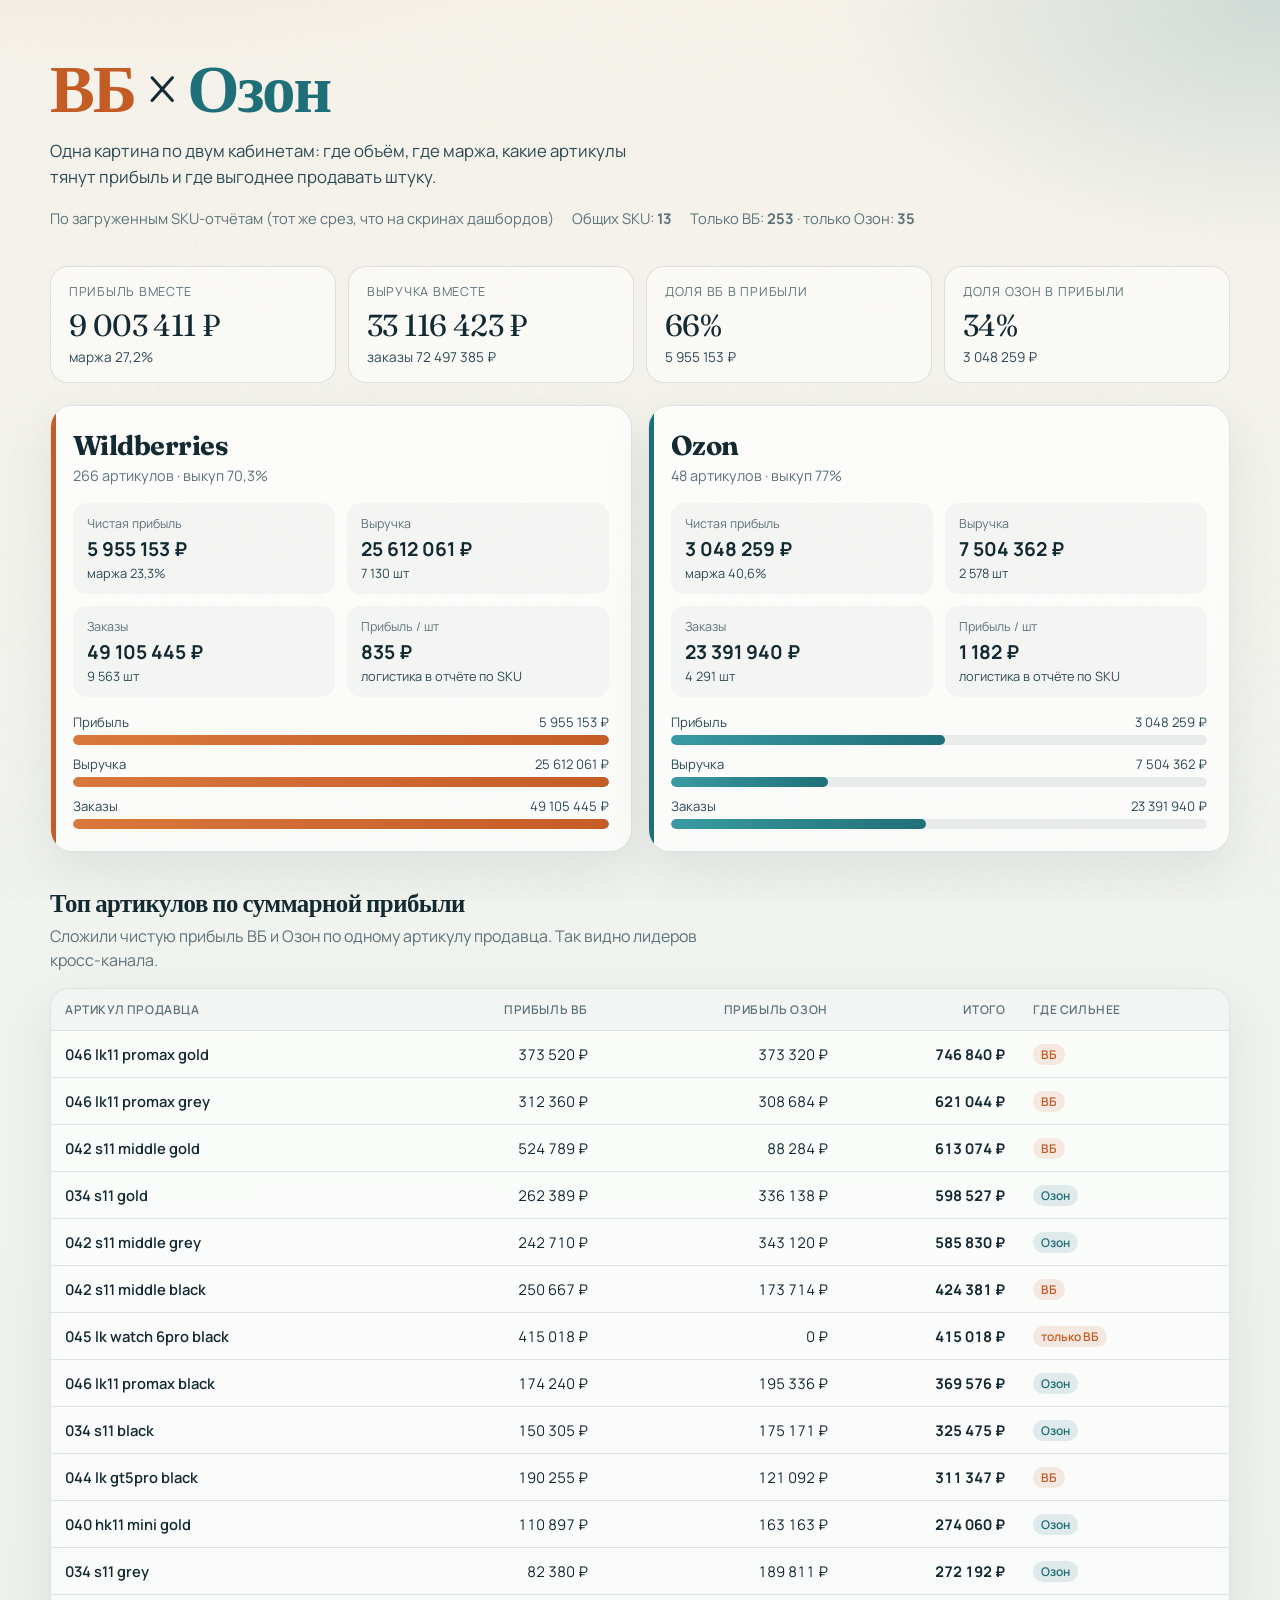
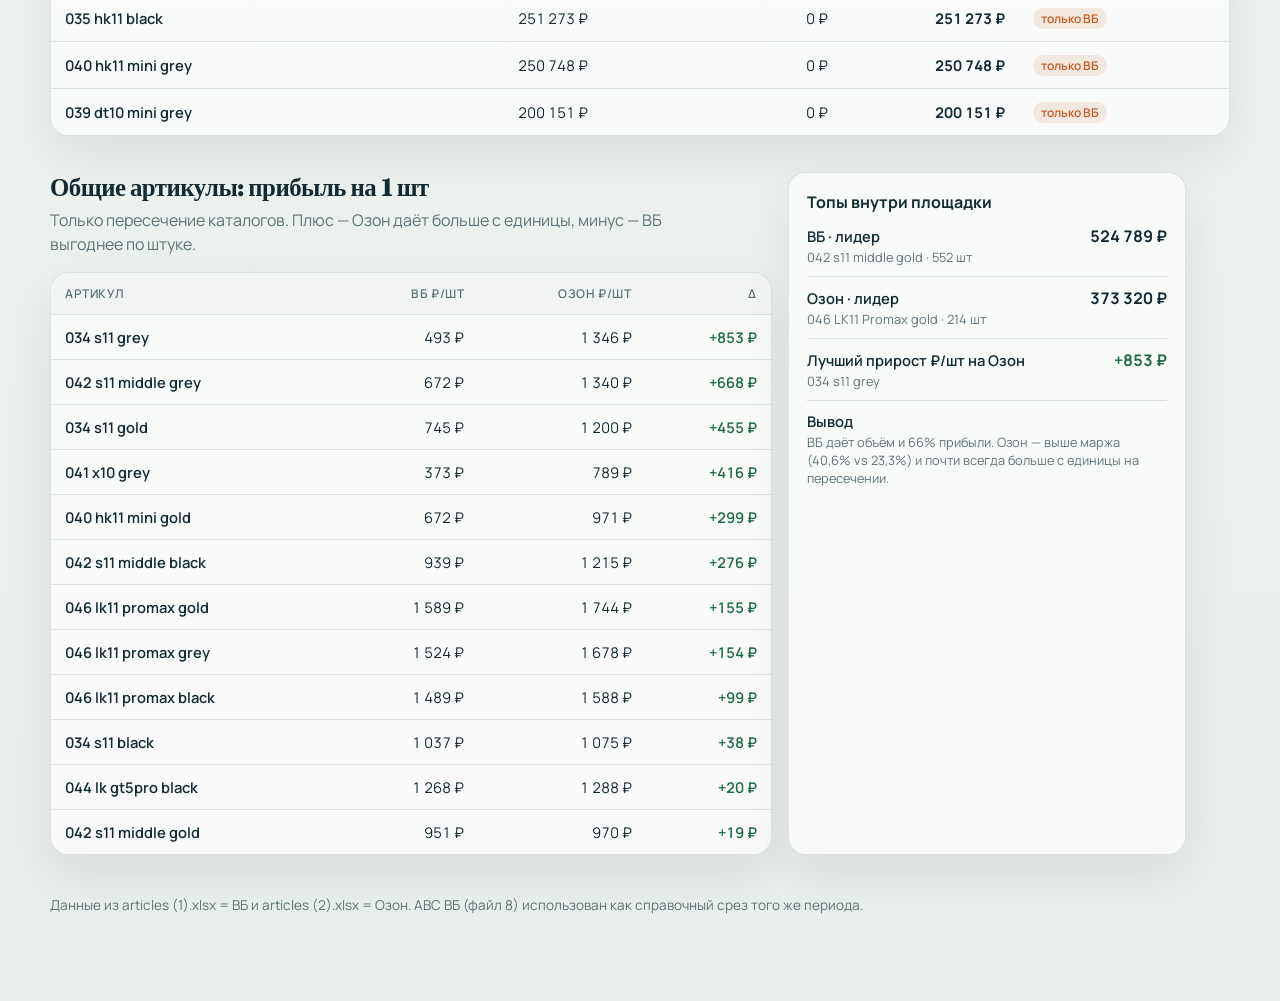
<file: frontend/wb-ozon.html>
<!DOCTYPE html>
<html lang="ru">
<head>
<meta charset="UTF-8">
<meta name="viewport" content="width=device-width, initial-scale=1">
<title>ВБ × Озон — сводка</title>
<link rel="preconnect" href="https://fonts.googleapis.com">
<link rel="preconnect" href="https://fonts.gstatic.com" crossorigin>
<link href="https://fonts.googleapis.com/css2?family=Fraunces:opsz,wght@9..144,500;9..144,700&family=Manrope:wght@400;500;600;700&display=swap" rel="stylesheet">
<style>
:root {
  --ink: #132a32;
  --ink-soft: #2c4a54;
  --muted: #5d737a;
  --line: rgba(19, 42, 50, 0.12);
  --paper: #f3efe6;
  --paper-2: #e7efe8;
  --wb: #c45c26;
  --wb-soft: rgba(196, 92, 38, 0.12);
  --oz: #1f6f78;
  --oz-soft: rgba(31, 111, 120, 0.12);
  --good: #1f6b4a;
  --bad: #9b2c2c;
  --shadow: 0 18px 50px rgba(19, 42, 50, 0.08);
  --radius: 18px;
  --font-display: "Fraunces", Georgia, serif;
  --font-body: "Manrope", system-ui, sans-serif;
}

* { box-sizing: border-box; }
html { scroll-behavior: smooth; }
body {
  margin: 0;
  color: var(--ink);
  font-family: var(--font-body);
  background:
    radial-gradient(1200px 600px at 10% -10%, rgba(196, 92, 38, 0.16), transparent 55%),
    radial-gradient(900px 500px at 100% 0%, rgba(31, 111, 120, 0.18), transparent 50%),
    linear-gradient(180deg, #f7f3eb 0%, #eef3ef 45%, #e8eee9 100%);
  min-height: 100vh;
}

.noise {
  pointer-events: none;
  position: fixed;
  inset: 0;
  opacity: 0.035;
  background-image: url("data:image/svg+xml,%3Csvg viewBox='0 0 200 200' xmlns='http://www.w3.org/2000/svg'%3E%3Cfilter id='n'%3E%3CfeTurbulence type='fractalNoise' baseFrequency='0.85' numOctaves='3' stitchTiles='stitch'/%3E%3C/filter%3E%3Crect width='100%25' height='100%25' filter='url(%23n)'/%3E%3C/svg%3E");
  z-index: 0;
}

.wrap {
  position: relative;
  z-index: 1;
  width: min(1180px, calc(100% - 32px));
  margin: 0 auto;
  padding: 28px 0 72px;
}

.hero {
  display: grid;
  gap: 18px;
  padding: 28px 0 10px;
  animation: rise 0.7s ease both;
}
.brand {
  font-family: var(--font-display);
  font-size: clamp(2.4rem, 6vw, 4.2rem);
  line-height: 0.95;
  letter-spacing: -0.03em;
  margin: 0;
}
.brand span { color: var(--wb); }
.brand em {
  font-style: normal;
  color: var(--oz);
}
.lede {
  max-width: 38rem;
  margin: 0;
  font-size: 1.05rem;
  line-height: 1.55;
  color: var(--ink-soft);
}
.meta {
  display: flex;
  flex-wrap: wrap;
  gap: 10px 18px;
  color: var(--muted);
  font-size: 0.92rem;
}

.totals {
  display: grid;
  grid-template-columns: repeat(4, 1fr);
  gap: 12px;
  margin: 28px 0 8px;
  animation: rise 0.7s ease 0.08s both;
}
.tot {
  background: rgba(255,255,255,0.55);
  border: 1px solid var(--line);
  border-radius: var(--radius);
  padding: 16px 18px;
  backdrop-filter: blur(8px);
}
.tot .k { font-size: 0.78rem; color: var(--muted); text-transform: uppercase; letter-spacing: 0.06em; }
.tot .v {
  font-family: var(--font-display);
  font-size: clamp(1.4rem, 3vw, 1.9rem);
  margin-top: 6px;
  letter-spacing: -0.02em;
}
.tot .s { margin-top: 4px; font-size: 0.85rem; color: var(--ink-soft); }

.platforms {
  display: grid;
  grid-template-columns: 1fr 1fr;
  gap: 16px;
  margin-top: 22px;
  animation: rise 0.7s ease 0.16s both;
}
.plat {
  position: relative;
  overflow: hidden;
  border-radius: calc(var(--radius) + 4px);
  border: 1px solid var(--line);
  background: rgba(255,255,255,0.72);
  box-shadow: var(--shadow);
  padding: 22px;
}
.plat::before {
  content: "";
  position: absolute;
  inset: 0 auto 0 0;
  width: 5px;
}
.plat.wb::before { background: var(--wb); }
.plat.oz::before { background: var(--oz); }
.plat h2 {
  margin: 0 0 4px;
  font-family: var(--font-display);
  font-size: 1.7rem;
  letter-spacing: -0.02em;
}
.plat .sub { color: var(--muted); font-size: 0.9rem; margin-bottom: 18px; }
.grid4 {
  display: grid;
  grid-template-columns: 1fr 1fr;
  gap: 12px;
}
.metric {
  background: rgba(19, 42, 50, 0.03);
  border-radius: 14px;
  padding: 12px 14px;
}
.metric .k { font-size: 0.78rem; color: var(--muted); }
.metric .v { font-size: 1.2rem; font-weight: 700; margin-top: 4px; }
.metric .s { font-size: 0.8rem; color: var(--ink-soft); margin-top: 2px; }

.bars {
  margin-top: 16px;
  display: grid;
  gap: 10px;
}
.bar-row { display: grid; gap: 4px; }
.bar-row .lab {
  display: flex;
  justify-content: space-between;
  font-size: 0.82rem;
  color: var(--ink-soft);
}
.track {
  height: 10px;
  border-radius: 999px;
  background: rgba(19,42,50,0.08);
  overflow: hidden;
}
.fill {
  height: 100%;
  width: 0;
  border-radius: inherit;
  transition: width 1.1s cubic-bezier(.2,.8,.2,1);
}
.plat.wb .fill { background: linear-gradient(90deg, #d9783d, var(--wb)); }
.plat.oz .fill { background: linear-gradient(90deg, #3a9aa3, var(--oz)); }

.section {
  margin-top: 36px;
  animation: rise 0.7s ease both;
}
.section h3 {
  margin: 0 0 6px;
  font-family: var(--font-display);
  font-size: 1.55rem;
  letter-spacing: -0.02em;
}
.section p.hint {
  margin: 0 0 16px;
  color: var(--muted);
  max-width: 42rem;
  line-height: 1.5;
}

.table-wrap {
  overflow: auto;
  border: 1px solid var(--line);
  border-radius: var(--radius);
  background: rgba(255,255,255,0.7);
  box-shadow: var(--shadow);
}
table {
  width: 100%;
  border-collapse: collapse;
  min-width: 720px;
  font-size: 0.92rem;
}
th, td {
  padding: 12px 14px;
  text-align: left;
  border-bottom: 1px solid var(--line);
  white-space: nowrap;
}
th {
  font-size: 0.75rem;
  text-transform: uppercase;
  letter-spacing: 0.05em;
  color: var(--muted);
  font-weight: 600;
  background: rgba(19,42,50,0.03);
  position: sticky;
  top: 0;
}
td.num, th.num { text-align: right; font-variant-numeric: tabular-nums; }
tr:last-child td { border-bottom: 0; }
tr:hover td { background: rgba(19,42,50,0.025); }
.sku { font-weight: 600; }
.tag {
  display: inline-block;
  padding: 2px 8px;
  border-radius: 999px;
  font-size: 0.75rem;
  font-weight: 600;
}
.tag.wb { background: var(--wb-soft); color: var(--wb); }
.tag.oz { background: var(--oz-soft); color: var(--oz); }
.tag.tie { background: rgba(19,42,50,0.08); color: var(--ink-soft); }
.delta-pos { color: var(--good); font-weight: 600; }
.delta-neg { color: var(--bad); font-weight: 600; }

.split {
  display: grid;
  grid-template-columns: 1.1fr 0.9fr;
  gap: 16px;
}
.panel {
  border: 1px solid var(--line);
  border-radius: var(--radius);
  background: rgba(255,255,255,0.7);
  box-shadow: var(--shadow);
  padding: 18px;
}
.panel h4 {
  margin: 0 0 12px;
  font-size: 1rem;
}
.list {
  display: grid;
  gap: 10px;
}
.item {
  display: grid;
  grid-template-columns: 1fr auto;
  gap: 8px;
  align-items: baseline;
  padding-bottom: 10px;
  border-bottom: 1px solid var(--line);
}
.item:last-child { border-bottom: 0; padding-bottom: 0; }
.item .name { font-weight: 600; font-size: 0.92rem; }
.item .meta2 { color: var(--muted); font-size: 0.8rem; margin-top: 2px; }
.item .amt { font-weight: 700; font-variant-numeric: tabular-nums; }

.foot {
  margin-top: 40px;
  color: var(--muted);
  font-size: 0.85rem;
  line-height: 1.5;
}

@keyframes rise {
  from { opacity: 0; transform: translateY(14px); }
  to { opacity: 1; transform: none; }
}

@media (max-width: 900px) {
  .totals, .platforms, .split { grid-template-columns: 1fr; }
  .grid4 { grid-template-columns: 1fr 1fr; }
}
@media (max-width: 560px) {
  .wrap { width: min(100% - 20px, 1180px); }
  .grid4 { grid-template-columns: 1fr; }
  .brand { font-size: 2.2rem; }
}
</style>
</head>
<body>
<div class="noise" aria-hidden="true"></div>
<main class="wrap">
  <header class="hero">
    <h1 class="brand"><span>ВБ</span> × <em>Озон</em></h1>
    <p class="lede">Одна картина по двум кабинетам: где объём, где маржа, какие артикулы тянут прибыль и где выгоднее продавать штуку.</p>
    <div class="meta" id="meta"></div>
  </header>

  <section class="totals" id="totals"></section>

  <section class="platforms" id="platforms"></section>

  <section class="section" style="animation-delay:.22s">
    <h3>Топ артикулов по суммарной прибыли</h3>
    <p class="hint">Сложили чистую прибыль ВБ и Озон по одному артикулу продавца. Так видно лидеров кросс-канала.</p>
    <div class="table-wrap">
      <table>
        <thead>
          <tr>
            <th>Артикул продавца</th>
            <th class="num">Прибыль ВБ</th>
            <th class="num">Прибыль Озон</th>
            <th class="num">Итого</th>
            <th>Где сильнее</th>
          </tr>
        </thead>
        <tbody id="combinedBody"></tbody>
      </table>
    </div>
  </section>

  <section class="section split" style="animation-delay:.3s">
    <div>
      <h3>Общие артикулы: прибыль на 1 шт</h3>
      <p class="hint">Только пересечение каталогов. Плюс — Озон даёт больше с единицы, минус — ВБ выгоднее по штуке.</p>
      <div class="table-wrap">
        <table>
          <thead>
            <tr>
              <th>Артикул</th>
              <th class="num">ВБ ₽/шт</th>
              <th class="num">Озон ₽/шт</th>
              <th class="num">Δ</th>
            </tr>
          </thead>
          <tbody id="ppuBody"></tbody>
        </table>
      </div>
    </div>
    <div class="panel">
      <h4>Топы внутри площадки</h4>
      <div class="list" id="sideTops"></div>
    </div>
  </section>

  <p class="foot" id="foot"></p>
</main>
<script>
const DATA = {"periodNote":"По загруженным SKU-отчётам (тот же срез, что на скринах дашбордов)","wb":{"label":"Wildberries","summary":{"skus":266,"rev":25612061.0,"profit":5955152.63,"qty":7130,"ordersSum":49105445.0,"ordersQty":9563,"margin":23.25,"ppu":835.22,"buyout":70.34},"top":[{"sku":"042_s11_middle_gold_o","rev":1930455.0,"profit":524789.1,"qty":552.0,"ppu":950.7,"buyout":69.52,"sharePr":8.8},{"sku":"045_lk_watch_6pro_black_o","rev":1540228.0,"profit":415018.16,"qty":331.0,"ppu":1253.83,"buyout":73.56,"sharePr":6.96},{"sku":"046_lk11_promax_gold_o","rev":1295015.0,"profit":373519.76,"qty":235.0,"ppu":1589.45,"buyout":71.21,"sharePr":6.26},{"sku":"046_lk11_promax_grey_o","rev":1153004.0,"profit":312359.8,"qty":205.0,"ppu":1523.71,"buyout":72.7,"sharePr":5.24},{"sku":"034_s11_gold_o","rev":1248224.0,"profit":262388.94,"qty":352.0,"ppu":745.42,"buyout":73.03,"sharePr":4.4},{"sku":"035_hk11_black_o","rev":1131643.0,"profit":251273.27,"qty":334.0,"ppu":752.32,"buyout":72.61,"sharePr":4.21},{"sku":"040_hk11_mini_grey_o","rev":939222.0,"profit":250748.23,"qty":263.0,"ppu":953.42,"buyout":74.5,"sharePr":4.2},{"sku":"042_s11_middle_black_o","rev":893632.0,"profit":250666.85,"qty":267.0,"ppu":938.83,"buyout":66.25,"sharePr":4.2},{"sku":"042_s11_middle_grey_o","rev":1201178.0,"profit":242709.64,"qty":361.0,"ppu":672.33,"buyout":74.74,"sharePr":4.07},{"sku":"039_dt10_mini_grey_o","rev":643034.0,"profit":200151.13,"qty":178.0,"ppu":1124.44,"buyout":69.26,"sharePr":3.36},{"sku":"045_lk_watch_6pro_grey_o","rev":846739.0,"profit":196660.52,"qty":178.0,"ppu":1104.83,"buyout":79.82,"sharePr":3.3},{"sku":"039_dt10_mini_gold_o","rev":816829.0,"profit":194615.62,"qty":228.0,"ppu":853.58,"buyout":72.38,"sharePr":3.26}]},"oz":{"label":"Ozon","summary":{"skus":48,"rev":7504362.18,"profit":3048258.67,"qty":2578,"ordersSum":23391940.0,"ordersQty":4291,"margin":40.62,"ppu":1182.41,"buyout":76.96},"top":[{"sku":"046_LK11_Promax_gold_O","rev":824770.37,"profit":373319.93,"qty":214.0,"ppu":1744.49,"buyout":78.39,"sharePr":12.24},{"sku":"042_S11_middle_grey_O","rev":692770.33,"profit":343120.34,"qty":256.0,"ppu":1340.31,"buyout":78.29,"sharePr":11.25},{"sku":"034_S11_gold_O","rev":834439.1,"profit":336137.91,"qty":280.0,"ppu":1200.49,"buyout":76.71,"sharePr":11.02},{"sku":"046_LK11_Promax_grey_O","rev":706474.51,"profit":308684.11,"qty":184.0,"ppu":1677.63,"buyout":82.14,"sharePr":10.12},{"sku":"046_LK11_Promax_black_O","rev":465864.35,"profit":195335.53,"qty":123.0,"ppu":1588.09,"buyout":79.35,"sharePr":6.4},{"sku":"034_S11_grey_O","rev":427065.85,"profit":189811.45,"qty":141.0,"ppu":1346.18,"buyout":69.12,"sharePr":6.22},{"sku":"034_S11_black_O","rev":476279.43,"profit":175170.53,"qty":163.0,"ppu":1074.67,"buyout":73.09,"sharePr":5.74},{"sku":"042_S11_middle_black_O","rev":387081.57,"profit":173713.68,"qty":143.0,"ppu":1214.78,"buyout":84.12,"sharePr":5.7},{"sku":"040_HK11_mini_gold_O","rev":498562.22,"profit":163163.01,"qty":168.0,"ppu":971.21,"buyout":65.37,"sharePr":5.35},{"sku":"10_vx_nova","rev":462941.0,"profit":158333.58,"qty":134.0,"ppu":1181.59,"buyout":70.9,"sharePr":5.19},{"sku":"039_LK11_mini_grey_O","rev":379009.91,"profit":150770.59,"qty":102.0,"ppu":1478.14,"buyout":85.0,"sharePr":4.94},{"sku":"039_LK11_mini_gold_O","rev":356286.57,"profit":123601.17,"qty":99.0,"ppu":1248.5,"buyout":75.57,"sharePr":4.05}]},"common":[{"sku":"046_lk11_promax_gold_o","wb":{"rev":1295015.0,"profit":373519.76,"qty":235.0,"ppu":1589.45,"buyout":71.21},"oz":{"rev":824770.37,"profit":373319.93,"qty":214.0,"ppu":1744.49,"buyout":78.39},"ppuDelta":155.04,"totalProfit":746839.69},{"sku":"046_lk11_promax_grey_o","wb":{"rev":1153004.0,"profit":312359.8,"qty":205.0,"ppu":1523.71,"buyout":72.7},"oz":{"rev":706474.51,"profit":308684.11,"qty":184.0,"ppu":1677.63,"buyout":82.14},"ppuDelta":153.92,"totalProfit":621043.91},{"sku":"042_s11_middle_gold_o","wb":{"rev":1930455.0,"profit":524789.1,"qty":552.0,"ppu":950.7,"buyout":69.52},"oz":{"rev":228256.28,"profit":88284.41,"qty":91.0,"ppu":970.16,"buyout":63.19},"ppuDelta":19.46,"totalProfit":613073.51},{"sku":"034_s11_gold_o","wb":{"rev":1248224.0,"profit":262388.94,"qty":352.0,"ppu":745.42,"buyout":73.03},"oz":{"rev":834439.1,"profit":336137.91,"qty":280.0,"ppu":1200.49,"buyout":76.71},"ppuDelta":455.07,"totalProfit":598526.85},{"sku":"042_s11_middle_grey_o","wb":{"rev":1201178.0,"profit":242709.64,"qty":361.0,"ppu":672.33,"buyout":74.74},"oz":{"rev":692770.33,"profit":343120.34,"qty":256.0,"ppu":1340.31,"buyout":78.29},"ppuDelta":667.98,"totalProfit":585829.98},{"sku":"042_s11_middle_black_o","wb":{"rev":893632.0,"profit":250666.85,"qty":267.0,"ppu":938.83,"buyout":66.25},"oz":{"rev":387081.57,"profit":173713.68,"qty":143.0,"ppu":1214.78,"buyout":84.12},"ppuDelta":275.95,"totalProfit":424380.53},{"sku":"046_lk11_promax_black_o","wb":{"rev":660176.0,"profit":174240.33,"qty":117.0,"ppu":1489.23,"buyout":76.47},"oz":{"rev":465864.35,"profit":195335.53,"qty":123.0,"ppu":1588.09,"buyout":79.35},"ppuDelta":98.86,"totalProfit":369575.86},{"sku":"034_s11_black_o","wb":{"rev":513426.0,"profit":150304.78,"qty":145.0,"ppu":1036.58,"buyout":74.36},"oz":{"rev":476279.43,"profit":175170.53,"qty":163.0,"ppu":1074.67,"buyout":73.09},"ppuDelta":38.09,"totalProfit":325475.31},{"sku":"044_lk_gt5pro_black_o","wb":{"rev":647216.0,"profit":190254.85,"qty":150.0,"ppu":1268.37,"buyout":66.37},"oz":{"rev":354018.5,"profit":121092.46,"qty":94.0,"ppu":1288.22,"buyout":75.81},"ppuDelta":19.85,"totalProfit":311347.31},{"sku":"040_hk11_mini_gold_o","wb":{"rev":595655.0,"profit":110896.61,"qty":165.0,"ppu":672.1,"buyout":63.22},"oz":{"rev":498562.22,"profit":163163.01,"qty":168.0,"ppu":971.21,"buyout":65.37},"ppuDelta":299.11,"totalProfit":274059.62},{"sku":"034_s11_grey_o","wb":{"rev":588897.0,"profit":82380.29,"qty":167.0,"ppu":493.3,"buyout":72.29},"oz":{"rev":427065.85,"profit":189811.45,"qty":141.0,"ppu":1346.18,"buyout":69.12},"ppuDelta":852.88,"totalProfit":272191.74},{"sku":"041_х10_grey_o","wb":{"rev":463940.0,"profit":48508.21,"qty":130.0,"ppu":373.14,"buyout":70.27},"oz":{"rev":208051.78,"profit":56789.38,"qty":72.0,"ppu":788.74,"buyout":67.92},"ppuDelta":415.6,"totalProfit":105297.59},{"sku":"014_ultra_черные_o","wb":{"rev":45170.0,"profit":5701.25,"qty":19.0,"ppu":300.07,"buyout":76.0},"oz":{"rev":30541.37,"profit":12778.06,"qty":17.0,"ppu":751.65,"buyout":80.95},"ppuDelta":451.58,"totalProfit":18479.31}],"combinedTop":[{"sku":"046_lk11_promax_gold_o","wbProfit":373519.76,"ozProfit":373319.93,"wbRev":1295015.0,"ozRev":824770.37,"totalProfit":746839.69},{"sku":"046_lk11_promax_grey_o","wbProfit":312359.8,"ozProfit":308684.11,"wbRev":1153004.0,"ozRev":706474.51,"totalProfit":621043.9099999999},{"sku":"042_s11_middle_gold_o","wbProfit":524789.1,"ozProfit":88284.41,"wbRev":1930455.0,"ozRev":228256.28,"totalProfit":613073.51},{"sku":"034_s11_gold_o","wbProfit":262388.94,"ozProfit":336137.91,"wbRev":1248224.0,"ozRev":834439.1,"totalProfit":598526.85},{"sku":"042_s11_middle_grey_o","wbProfit":242709.64,"ozProfit":343120.34,"wbRev":1201178.0,"ozRev":692770.33,"totalProfit":585829.98},{"sku":"042_s11_middle_black_o","wbProfit":250666.85,"ozProfit":173713.68,"wbRev":893632.0,"ozRev":387081.57,"totalProfit":424380.53},{"sku":"045_lk_watch_6pro_black_o","wbProfit":415018.16,"ozProfit":0,"wbRev":1540228.0,"ozRev":0,"totalProfit":415018.16},{"sku":"046_lk11_promax_black_o","wbProfit":174240.33,"ozProfit":195335.53,"wbRev":660176.0,"ozRev":465864.35,"totalProfit":369575.86},{"sku":"034_s11_black_o","wbProfit":150304.78,"ozProfit":175170.53,"wbRev":513426.0,"ozRev":476279.43,"totalProfit":325475.31},{"sku":"044_lk_gt5pro_black_o","wbProfit":190254.85,"ozProfit":121092.46,"wbRev":647216.0,"ozRev":354018.5,"totalProfit":311347.31},{"sku":"040_hk11_mini_gold_o","wbProfit":110896.61,"ozProfit":163163.01,"wbRev":595655.0,"ozRev":498562.22,"totalProfit":274059.62},{"sku":"034_s11_grey_o","wbProfit":82380.29,"ozProfit":189811.45,"wbRev":588897.0,"ozRev":427065.85,"totalProfit":272191.74},{"sku":"035_hk11_black_o","wbProfit":251273.27,"ozProfit":0,"wbRev":1131643.0,"ozRev":0,"totalProfit":251273.27},{"sku":"040_hk11_mini_grey_o","wbProfit":250748.23,"ozProfit":0,"wbRev":939222.0,"ozRev":0,"totalProfit":250748.23},{"sku":"039_dt10_mini_grey_o","wbProfit":200151.13,"ozProfit":0,"wbRev":643034.0,"ozRev":0,"totalProfit":200151.13}],"abcWb":{"СССС":133,"СССВ":67,"ВВАА":20,"ССАА":20,"СССА":8,"ССАВ":5,"АААА":3,"СВАВ":3},"overlap":{"common":13,"onlyWb":253,"onlyOz":35}};

const money = (n) => new Intl.NumberFormat('ru-RU', {
  style: 'currency', currency: 'RUB', maximumFractionDigits: 0
}).format(n || 0);

const moneyExact = (n) => new Intl.NumberFormat('ru-RU', {
  style: 'currency', currency: 'RUB', maximumFractionDigits: 0
}).format(n || 0);

const num = (n, d=0) => new Intl.NumberFormat('ru-RU', {
  maximumFractionDigits: d
}).format(n || 0);

const shortSku = (s) => (s || '').replace(/_o$/i, '').replace(/_/g, ' ');

function render() {
  const wb = DATA.wb.summary;
  const oz = DATA.oz.summary;
  const totalProfit = wb.profit + oz.profit;
  const totalRev = wb.rev + oz.rev;
  const totalOrders = wb.ordersSum + oz.ordersSum;

  document.getElementById('meta').innerHTML = `
    <span>${DATA.periodNote}</span>
    <span>Общих SKU: <b>${DATA.overlap.common}</b></span>
    <span>Только ВБ: <b>${DATA.overlap.onlyWb}</b> · только Озон: <b>${DATA.overlap.onlyOz}</b></span>
  `;

  document.getElementById('totals').innerHTML = `
    <div class="tot"><div class="k">Прибыль вместе</div><div class="v">${money(totalProfit)}</div><div class="s">маржа ${num(100*totalProfit/totalRev,1)}%</div></div>
    <div class="tot"><div class="k">Выручка вместе</div><div class="v">${money(totalRev)}</div><div class="s">заказы ${money(totalOrders)}</div></div>
    <div class="tot"><div class="k">Доля ВБ в прибыли</div><div class="v">${num(100*wb.profit/totalProfit,0)}%</div><div class="s">${money(wb.profit)}</div></div>
    <div class="tot"><div class="k">Доля Озон в прибыли</div><div class="v">${num(100*oz.profit/totalProfit,0)}%</div><div class="s">${money(oz.profit)}</div></div>
  `;

  const maxProfit = Math.max(wb.profit, oz.profit);
  const maxRev = Math.max(wb.rev, oz.rev);
  const maxOrders = Math.max(wb.ordersSum, oz.ordersSum);

  document.getElementById('platforms').innerHTML = [DATA.wb, DATA.oz].map((p, i) => {
    const s = p.summary;
    const cls = i === 0 ? 'wb' : 'oz';
    return `
      <article class="plat ${cls}">
        <h2>${p.label}</h2>
        <div class="sub">${s.skus} артикулов · выкуп ${num(s.buyout,1)}%</div>
        <div class="grid4">
          <div class="metric"><div class="k">Чистая прибыль</div><div class="v">${money(s.profit)}</div><div class="s">маржа ${num(s.margin,1)}%</div></div>
          <div class="metric"><div class="k">Выручка</div><div class="v">${money(s.rev)}</div><div class="s">${num(s.qty)} шт</div></div>
          <div class="metric"><div class="k">Заказы</div><div class="v">${money(s.ordersSum)}</div><div class="s">${num(s.ordersQty)} шт</div></div>
          <div class="metric"><div class="k">Прибыль / шт</div><div class="v">${money(s.ppu)}</div><div class="s">логистика в отчёте по SKU</div></div>
        </div>
        <div class="bars">
          <div class="bar-row"><div class="lab"><span>Прибыль</span><span>${money(s.profit)}</span></div><div class="track"><div class="fill" data-w="${100*s.profit/maxProfit}%"></div></div></div>
          <div class="bar-row"><div class="lab"><span>Выручка</span><span>${money(s.rev)}</span></div><div class="track"><div class="fill" data-w="${100*s.rev/maxRev}%"></div></div></div>
          <div class="bar-row"><div class="lab"><span>Заказы</span><span>${money(s.ordersSum)}</span></div><div class="track"><div class="fill" data-w="${100*s.ordersSum/maxOrders}%"></div></div></div>
        </div>
      </article>`;
  }).join('');

  requestAnimationFrame(() => {
    document.querySelectorAll('.fill').forEach(el => { el.style.width = el.dataset.w; });
  });

  document.getElementById('combinedBody').innerHTML = DATA.combinedTop.map(r => {
    let tag = '<span class="tag tie">равно</span>';
    if (r.wbProfit > r.ozProfit && r.ozProfit === 0) tag = '<span class="tag wb">только ВБ</span>';
    else if (r.ozProfit > r.wbProfit && r.wbProfit === 0) tag = '<span class="tag oz">только Озон</span>';
    else if (r.wbProfit > r.ozProfit) tag = '<span class="tag wb">ВБ</span>';
    else if (r.ozProfit > r.wbProfit) tag = '<span class="tag oz">Озон</span>';
    return `<tr>
      <td class="sku">${shortSku(r.sku)}</td>
      <td class="num">${moneyExact(r.wbProfit)}</td>
      <td class="num">${moneyExact(r.ozProfit)}</td>
      <td class="num"><b>${moneyExact(r.totalProfit)}</b></td>
      <td>${tag}</td>
    </tr>`;
  }).join('');

  const ppuSorted = [...DATA.common]
    .filter(r => r.wb.qty >= 20 && r.oz.qty >= 20)
    .sort((a,b) => b.ppuDelta - a.ppuDelta);

  document.getElementById('ppuBody').innerHTML = ppuSorted.map(r => {
    const cls = r.ppuDelta >= 0 ? 'delta-pos' : 'delta-neg';
    const sign = r.ppuDelta > 0 ? '+' : '';
    return `<tr>
      <td class="sku">${shortSku(r.sku)}</td>
      <td class="num">${num(r.wb.ppu)} ₽</td>
      <td class="num">${num(r.oz.ppu)} ₽</td>
      <td class="num ${cls}">${sign}${num(r.ppuDelta)} ₽</td>
    </tr>`;
  }).join('');

  const side = [];
  side.push(`<div class="item"><div><div class="name">ВБ · лидер</div><div class="meta2">${shortSku(DATA.wb.top[0].sku)} · ${num(DATA.wb.top[0].qty)} шт</div></div><div class="amt">${money(DATA.wb.top[0].profit)}</div></div>`);
  side.push(`<div class="item"><div><div class="name">Озон · лидер</div><div class="meta2">${shortSku(DATA.oz.top[0].sku)} · ${num(DATA.oz.top[0].qty)} шт</div></div><div class="amt">${money(DATA.oz.top[0].profit)}</div></div>`);
  const bestOzUnit = ppuSorted[0];
  if (bestOzUnit) {
    side.push(`<div class="item"><div><div class="name">Лучший прирост ₽/шт на Озон</div><div class="meta2">${shortSku(bestOzUnit.sku)}</div></div><div class="amt delta-pos">+${num(bestOzUnit.ppuDelta)} ₽</div></div>`);
  }
  side.push(`<div class="item"><div><div class="name">Вывод</div><div class="meta2">ВБ даёт объём и 66% прибыли. Озон — выше маржа (${num(oz.margin,1)}% vs ${num(wb.margin,1)}%) и почти всегда больше с единицы на пересечении.</div></div><div></div></div>`);
  document.getElementById('sideTops').innerHTML = side.join('');

  document.getElementById('foot').textContent =
    'Данные из articles (1).xlsx = ВБ и articles (2).xlsx = Озон. ABC ВБ (файл 8) использован как справочный срез того же периода.';
}

render();
</script>
</body>
</html>
</file>
